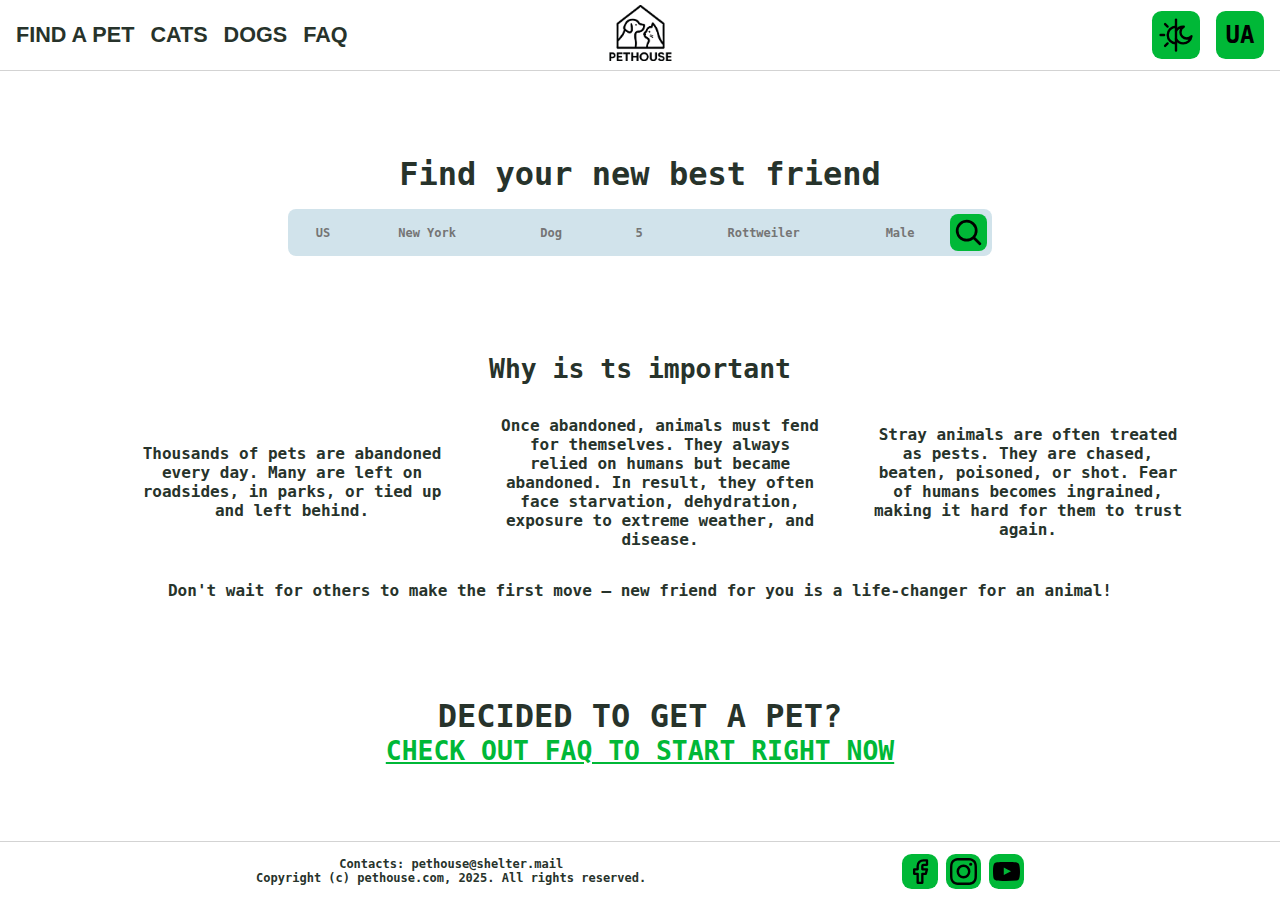
<file: html/index.html>
<!DOCTYPE html>
<html lang="en">
    <head>
        <meta charset="UTF-8">
        <meta name="viewport" content="width=device-width,height=device-height,initial-scale=1.0">
        <link rel="stylesheet" href="../css/styles.css">
        <link rel="icon" type="image/png" href="../assets/favicon.png">
        <title>Pethouse — Main</title>
        <meta name="desription" content="All-In-One pet Portal. It contains information about Animal Shelters all accross the world. Search for cats, dogs and other available pets in your locals.">
        <meta name="keywords" content="Pets, Animals, Adoption, Shelter, Donation, Volunteer, Charity, Organization, Rescue">
        <meta property="og:title" content="Pethouse — pet adoption center">
        <meta name="twitter:title" content="Pethouse — pet adoption center">
    </head>
    <body>
        <div id="wrapper">
            <header id="header">
                <div id="nav">
                    <a class="navb" href="find.html">FIND A PET</a>
                    <a class="navb" href="find.html?pet=cat">CATS</a>
                    <a class="navb" href="find.html?pet=dog">DOGS</a>
                    <a class="navb" href="faq.html">FAQ</a>
                </div>
                <a class="logo" href="index.html">
                    <img src="../assets/logo.png" alt="logo" loading="lazy">
                </a>
                <div id="preferences">
                    <button class="imgb" id="toggle-themeb" onclick="toggle_theme()">
                        <img src="../assets/toggle-theme.svg" alt="toggle theme" loading="lazy">
                    </button>
                    <button class="imgb" id="toggle-languageb" onclick="toggle_language()">UA</button>
                </div>
            </header>
            <div id="main">
                <div id="search">
                    <div class="text title">Find your new best friend</div>
                    <div class="searchbar">
                        <div class="tt-wrapper">
                            <input class="entry" id="cc" type="text" placeholder="US">
                            <div class="tt">Country Code</div>
                        </div>
                        <div class="tt-wrapper">
                            <input class="entry" id="city" type="text" placeholder="New York">
                            <div class="tt">Your City</div>
                        </div>
                        <div class="tt-wrapper">
                            <input class="entry" id="pet" type="text" placeholder="Dog">
                            <div class="tt">Specie</div>
                        </div>
                        <div class="tt-wrapper">
                            <input class="entry" id="age" type="number" placeholder="5">
                            <div class="tt">Pet Age</div>
                        </div>
                        <div class="tt-wrapper">
                            <input class="entry" id="breed" type="text" placeholder="Rottweiler">
                            <div class="tt">Pet Breed</div>
                        </div>
                        <div class="tt-wrapper">
                            <input class="entry" id="sex" type="text" placeholder="Male">
                            <div class="tt">Pet Sex</div>
                        </div>
                        <button class="imgb" id="searchb" onclick="search_redirect()">
                            <img src="../assets/search.svg" alt="search" loading="lazy">
                        </button>
                    </div>
                </div>
                <div id="stats">
                    <div class="text subtitle">Why is ts important</div>
                    <ul class="list">
                        <li class="text common">Thousands of pets are abandoned every day. Many are left on roadsides, in parks, or tied up and left behind.</li>
                        <li class="text common">Once abandoned, animals must fend for themselves. They always relied on humans but became abandoned. In result, they often face starvation, dehydration, exposure to extreme weather, and disease.</li>
                        <li class="text common">Stray animals are often treated as pests. They are chased, beaten, poisoned, or shot. Fear of humans becomes ingrained, making it hard for them to trust again.</li>
                    </ul>
                    <div class="text common">Don't wait for others to make the first move — new friend for you is a life-changer for an animal!</div>
                </div>
                <div id="faq">
                    <div class="text title">DECIDED TO GET A PET?</div>
                    <a class="text important" href="faq.html">CHECK OUT FAQ TO START RIGHT NOW</a>
                </div>
            </div>
            <footer id="footer">
                <div id="policy">
                    <div class="text caption">Contacts: pethouse@shelter.mail</div>
                    <div class="text caption">Copyright (c) pethouse.com, 2025. All rights reserved.</div>
                </div>
                <div id="social-media">
                    <a class="imgb socialb" href="facebook.com/">
                        <img src="../assets/facebook.svg" alt="facebook" loading="lazy">
                    </a>
                    <a class="imgb socialb" href="instagram.com/">
                        <img src="../assets/instagram.svg" alt="instagram" loading="lazy">
                    </a>
                    <a class="imgb socialb" href="youtube.com/">
                        <img src="../assets/youtube.svg" alt="youtube" loading="lazy">
                    </a>
                </div>
            </footer>
        </div>

        <script src="../js/main.js"></script>
    </body>
</html>
</file>
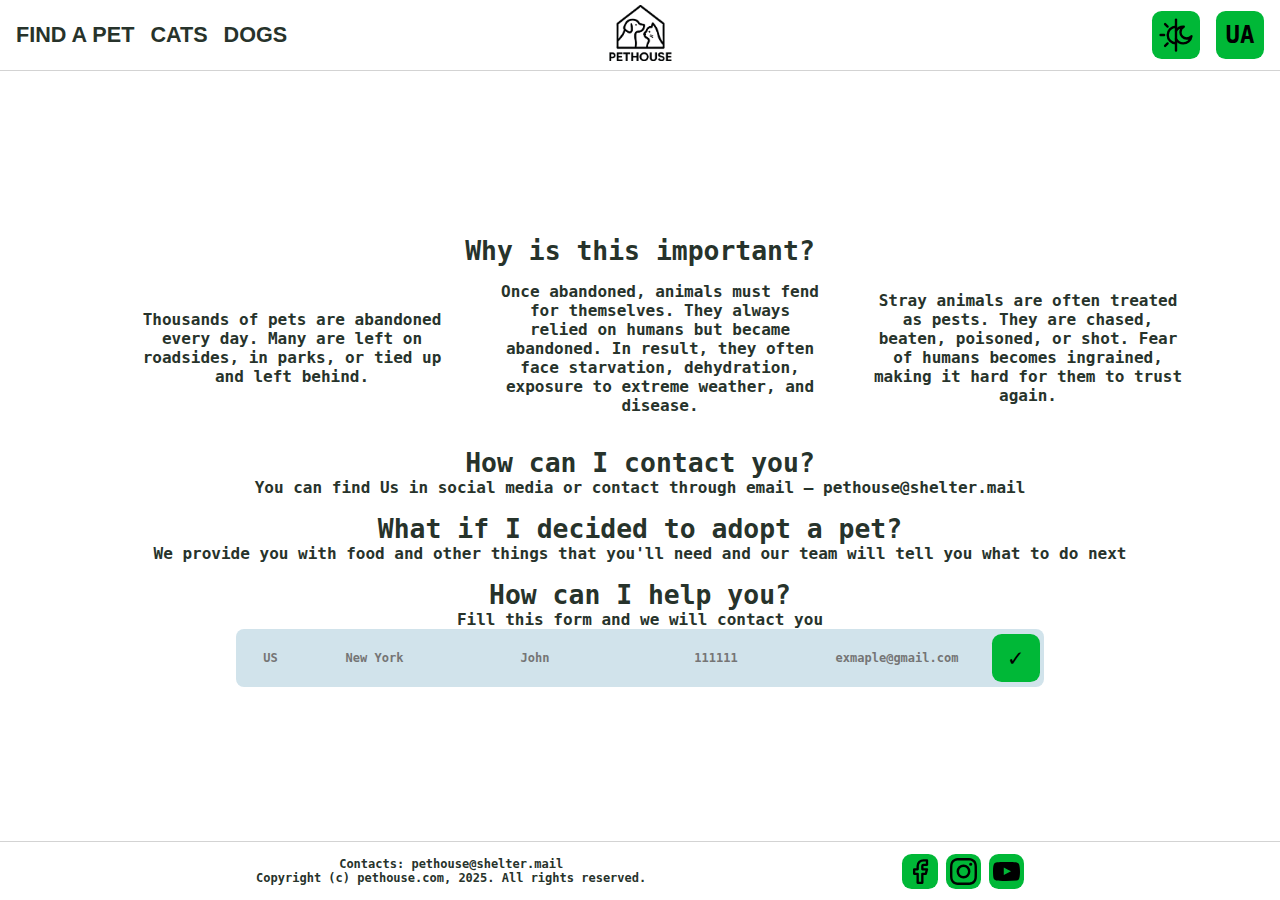
<file: html/faq.html>
<!DOCTYPE html>
<html lang="en">
    <head>
        <meta charset="UTF-8">
        <meta name="viewport" content="width=device-width,height=device-height,initial-scale=1.0">
        <link rel="stylesheet" href="../css/styles.css">
        <link rel="icon" type="image/png" href="../assets/favicon.png">
        <title>Pethouse — FAQ</title>
        <meta name="desription" content="All-In-One pet Portal. It contains information about Animal Shelters all accross the world. Search for cats, dogs and other available pets in your locals.">
        <meta name="keywords" content="Pets, Animals, Adoption, Shelter, Donation, Volunteer, Charity, Organization, Rescue">
        <meta property="og:title" content="Pethouse — FAQ">
        <meta name="twitter:title" content="Pethouse — FAQ">
    </head>
    <body>
        <div id="wrapper">
            <header id="header">
                <div id="nav">
                    <a class="navb" href="find.html">FIND A PET</a>
                    <a class="navb" href="find.html?pet=cat">CATS</a>
                    <a class="navb" href="find.html?pet=dog">DOGS</a>
                </div>
                <a class="logo" href="index.html">
                    <img src="../assets/logo.png" alt="logo" loading="lazy">
                </a>
                <div id="preferences">
                    <button class="imgb" id="toggle-themeb" onclick="toggle_theme()">
                        <img src="../assets/toggle-theme.svg" alt="toggle theme" loading="lazy">
                    </button>
                    <button class="imgb" id="toggle-languageb" onclick="toggle_language()">UA</button>
                </div>
            </header>
            <div id="main">
                <div id="stats">
                    <div>
                        <div class="text subtitle">Why is this important?</div>
                        <ul class="list">
                            <li class="text common">Thousands of pets are abandoned every day. Many are left on roadsides, in parks, or tied up and left behind.</li>
                            <li class="text common">Once abandoned, animals must fend for themselves. They always relied on humans but became abandoned. In result, they often face starvation, dehydration, exposure to extreme weather, and disease.</li>
                            <li class="text common">Stray animals are often treated as pests. They are chased, beaten, poisoned, or shot. Fear of humans becomes ingrained, making it hard for them to trust again.</li>
                        </ul>
                    </div>
                    <div>
                        <div class="text subtitle">How can I contact you?</div>
                        <div class="text common">You can find Us in social media or contact through email — pethouse@shelter.mail</div>
                    </div>
                    <div>
                        <div class="text subtitle">What if I decided to adopt a pet?</div>
                        <div class="text common">We provide you with food and other things that you'll need and our team will tell you what to do next</div>
                    </div>
                    <div>
                        <div class="text subtitle">How can I help you?</div>
                        <div class="text common">Fill this form and we will contact you</div>
                        <form class="searchbar">
                            <div class="tt-wrapper">
                                <input class="entry" id="cc" type="text" placeholder="US">
                                <div class="tt">Country Code</div>
                            </div>
                            <div class="tt-wrapper">
                                <input class="entry" id="city" type="text" placeholder="New York">
                                <div class="tt">Your City</div>
                            </div>
                            <div class="tt-wrapper">
                                <input class="entry" id="name" type="text" placeholder="John">
                                <div class="tt">Your Name</div>
                            </div>
                            <div class="tt-wrapper">
                                <input class="entry" id="number" type="number" placeholder="111111">
                                <div class="tt">Your Phone Number</div>
                            </div>
                            <div class="tt-wrapper">
                                <input class="entry" id="email" type="text" placeholder="exmaple@gmail.com">
                                <div class="tt">Your Email</div>
                            </div>
                            <input class="imgb" type="submit" value="✓">
                        </form>
                    </div>
                </div>
            </div>
            <footer id="footer">
                <div id="policy">
                    <div class="text caption">Contacts: pethouse@shelter.mail</div>
                    <div class="text caption">Copyright (c) pethouse.com, 2025. All rights reserved.</div>
                </div>
                <div id="social-media">
                    <a class="imgb socialb" href="facebook.com/">
                        <img src="../assets/facebook.svg" alt="facebook" loading="lazy">
                    </a>
                    <a class="imgb socialb" href="instagram.com/">
                        <img src="../assets/instagram.svg" alt="instagram" loading="lazy">
                    </a>
                    <a class="imgb socialb" href="youtube.com/">
                        <img src="../assets/youtube.svg" alt="youtube" loading="lazy">
                    </a>
                </div>
            </footer>
        </div>

        <script src="../js/main.js"></script>
    </body>
</html>
</file>
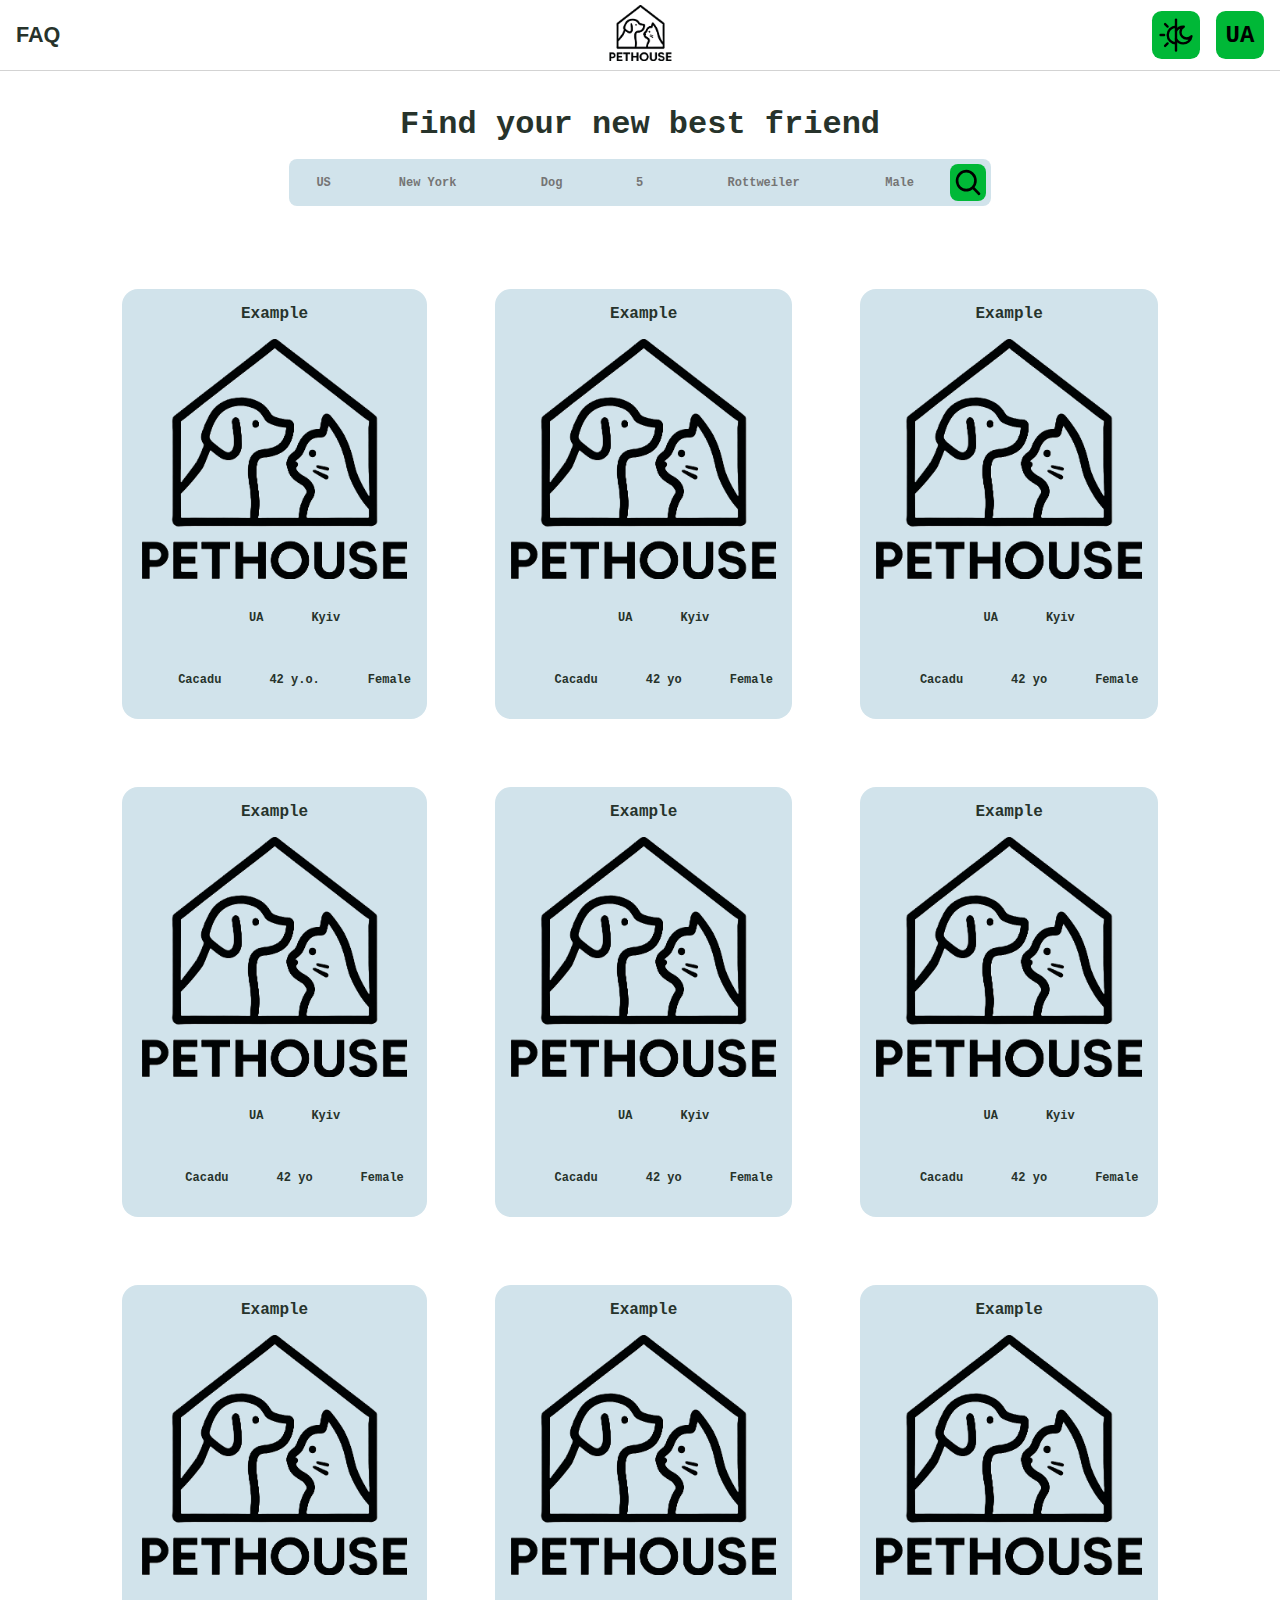
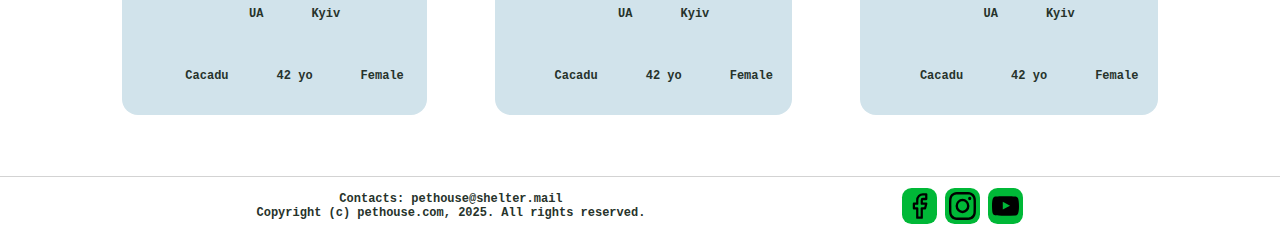
<file: html/find.html>
<!DOCTYPE html>
<html lang="en">
    <head>
        <meta charset="UTF-8">
        <meta name="viewport" content="width=device-width,height=device-height,initial-scale=1.0">
        <link rel="stylesheet" href="../css/styles.css">
        <link rel="icon" type="image/png" href="../assets/favicon.png">
        <title>Pethouse — search for pets</title>
        <meta name="desription" content="All-In-One pet Portal. It contains information about Animal Shelters all accross the world. Search for cats, dogs and other available pets in your locals.">
        <meta name="keywords" content="Pets, Animals, Adoption, Shelter, Donation, Volunteer, Charity, Organization, Rescue">
        <meta property="og:title" content="Pethouse — search for pets">
        <meta name="twitter:title" content="Pethouse — search for pets">
    </head>
    <body>
        <div id="wrapper">
            <header id="header">
                <div id="nav">
                    <a class="navb" href="faq.html">FAQ</a>
                </div>
                <a class="logo" href="index.html">
                    <img src="../assets/logo.png" alt="logo" loading="lazy">
                </a>
                <div id="preferences">
                    <button class="imgb" id="toggle-themeb" onclick="toggle_theme()">
                        <img src="../assets/toggle-theme.svg" alt="toggle theme" loading="lazy">
                    </button>
                    <button class="imgb" id="toggle-languageb" onclick="toggle_language()">UA</button>
                </div>
            </header>
            <div id="main">
                <div id="search">
                    <div class="text title">Find your new best friend</div>
                    <div class="searchbar">
                        <div class="tt-wrapper">
                            <input class="entry" id="cc" type="text" placeholder="US">
                            <div class="tt">Country Code</div>
                        </div>
                        <div class="tt-wrapper">
                            <input class="entry" id="city" type="text" placeholder="New York">
                            <div class="tt">Your City</div>
                        </div>
                        <div class="tt-wrapper">
                            <input class="entry" id="pet" type="text" placeholder="Dog">
                            <div class="tt">Specie</div>
                        </div>
                        <div class="tt-wrapper">
                            <input class="entry" id="age" type="number" placeholder="5">
                            <div class="tt">Pet Age</div>
                        </div>
                        <div class="tt-wrapper">
                            <input class="entry" id="breed" type="text" placeholder="Rottweiler">
                            <div class="tt">Pet Breed</div>
                        </div>
                        <div class="tt-wrapper">
                            <input class="entry" id="sex" type="text" placeholder="Male">
                            <div class="tt">Pet Sex</div>
                        </div>
                        <button class="imgb" id="searchb" onclick="search()">
                            <img src="../assets/search.svg" alt="search" loading="lazy">
                        </button>
                    </div>
                </div>
                <div id="search-result">
                    <table class="pet-table">
                        <tr>
                            <td>
                                <div class="pet-card">
                                    <div class="text common">Example</div>
                                    <img class="pet-image" src="../assets/logo.png" loading="lazy">
                                    <ul class="list">
                                        <li class="text caption">UA</li>
                                        <li class="text caption">Kyiv</li>
                                    </ul>
                                    <ul class="list">
                                        <li class="text caption">Cacadu</li>
                                        <li class="text caption">42 y.o.</li>
                                        <li class="text caption">Female</li>
                                    </ul>
                                </div>
                            </td>
                            <td>
                                <div class="pet-card">
                                    <div class="text common">Example</div>
                                    <img class="pet-image" src="../assets/logo.png" loading="lazy">
                                    <ul class="list">
                                        <li class="text caption">UA</li>
                                        <li class="text caption">Kyiv</li>
                                    </ul>
                                    <ul class="list">
                                        <li class="text caption">Cacadu</li>
                                        <li class="text caption">42 yo</li>
                                        <li class="text caption">Female</li>
                                    </ul>
                                </div>
                            </td>
                            <td>
                                <div class="pet-card">
                                    <div class="text common">Example</div>
                                    <img class="pet-image" src="../assets/logo.png" loading="lazy">
                                    <ul class="list">
                                        <li class="text caption">UA</li>
                                        <li class="text caption">Kyiv</li>
                                    </ul>
                                    <ul class="list">
                                        <li class="text caption">Cacadu</li>
                                        <li class="text caption">42 yo</li>
                                        <li class="text caption">Female</li>
                                    </ul>
                                </div>
                            </td>
                        </tr>
                        <tr>
                            <td>
                                <div class="pet-card">
                                    <div class="text common">Example</div>
                                    <img class="pet-image" src="../assets/logo.png" loading="lazy">
                                    <ul class="list">
                                        <li class="text caption">UA</li>
                                        <li class="text caption">Kyiv</li>
                                    </ul>
                                    <ul class="list">
                                        <li class="text caption">Cacadu</li>
                                        <li class="text caption">42 yo</li>
                                        <li class="text caption">Female</li>
                                    </ul>
                                </div>
                            </td>
                            <td>
                                <div class="pet-card">
                                    <div class="text common">Example</div>
                                    <img class="pet-image" src="../assets/logo.png" loading="lazy">
                                    <ul class="list">
                                        <li class="text caption">UA</li>
                                        <li class="text caption">Kyiv</li>
                                    </ul>
                                    <ul class="list">
                                        <li class="text caption">Cacadu</li>
                                        <li class="text caption">42 yo</li>
                                        <li class="text caption">Female</li>
                                    </ul>
                                </div>
                            </td>
                            <td>
                                <div class="pet-card">
                                    <div class="text common">Example</div>
                                    <img class="pet-image" src="../assets/logo.png" loading="lazy">
                                    <ul class="list">
                                        <li class="text caption">UA</li>
                                        <li class="text caption">Kyiv</li>
                                    </ul>
                                    <ul class="list">
                                        <li class="text caption">Cacadu</li>
                                        <li class="text caption">42 yo</li>
                                        <li class="text caption">Female</li>
                                    </ul>
                                </div>
                            </td>
                        </tr>
                        <tr>
                            <td>
                                <div class="pet-card">
                                    <div class="text common">Example</div>
                                    <img class="pet-image" src="../assets/logo.png" loading="lazy">
                                    <ul class="list">
                                        <li class="text caption">UA</li>
                                        <li class="text caption">Kyiv</li>
                                    </ul>
                                    <ul class="list">
                                        <li class="text caption">Cacadu</li>
                                        <li class="text caption">42 yo</li>
                                        <li class="text caption">Female</li>
                                    </ul>
                                </div>
                            </td>
                            <td>
                                <div class="pet-card">
                                    <div class="text common">Example</div>
                                    <img class="pet-image" src="../assets/logo.png" loading="lazy">
                                    <ul class="list">
                                        <li class="text caption">UA</li>
                                        <li class="text caption">Kyiv</li>
                                    </ul>
                                    <ul class="list">
                                        <li class="text caption">Cacadu</li>
                                        <li class="text caption">42 yo</li>
                                        <li class="text caption">Female</li>
                                    </ul>
                                </div>
                            </td>
                            <td>
                                <div class="pet-card">
                                    <div class="text common">Example</div>
                                    <img class="pet-image" src="../assets/logo.png" loading="lazy">
                                    <ul class="list">
                                        <li class="text caption">UA</li>
                                        <li class="text caption">Kyiv</li>
                                    </ul>
                                    <ul class="list">
                                        <li class="text caption">Cacadu</li>
                                        <li class="text caption">42 yo</li>
                                        <li class="text caption">Female</li>
                                    </ul>
                                </div>
                            </td>
                        </tr>
                    </table>
                </div>
            </div>
            <footer id="footer">
                <div id="policy">
                    <div class="text caption">Contacts: pethouse@shelter.mail</div>
                    <div class="text caption">Copyright (c) pethouse.com, 2025. All rights reserved.</div>
                </div>
                <div id="social-media">
                    <a class="imgb socialb" href="facebook.com/">
                        <img src="../assets/facebook.svg" alt="facebook" loading="lazy">
                    </a>
                    <a class="imgb socialb" href="instagram.com/">
                        <img src="../assets/instagram.svg" alt="instagram" loading="lazy">
                    </a>
                    <a class="imgb socialb" href="youtube.com/">
                        <img src="../assets/youtube.svg" alt="youtube" loading="lazy">
                    </a>
                </div>
            </footer>
        </div>

        <script src="../js/main.js"></script>
    </body>
</html>
</file>
<file: css/styles.css>
/* ===== VARIABLES ===== */

:root {
    --font-family-primary: monospace;
    --font-size-primary: 16px;
    --color-primary: #00b837;
    --color-primary-hover: #00d33f;
    --color-secondary: #27332b;
    --color-bg-primary: #ffffff;
    --color-logo-bg: #ffffff;
    --color-bg-secondary: #d1e3eb;
}

:root[data-theme="dark"] {
    --font-family-primary: monospace;
    --font-size-primary: 16px;
    --color-primary: #00b837;
    --color-primary-hover: #00d33f;
    --color-secondary: #cecece;
    --color-bg-primary: #000000;
    --color-logo-bg: #ffffff;
    --color-bg-secondary: #d1e3eb;
}

/* ===== VARIABLES ===== */



/* ===== ROOTS ===== */

html, body, #wrapper {
    margin: 0px;
    padding: 0px;
    height: 100%;
    background-color: var(--color-bg-primary);
}
html {
    font-size: var(--font-size-primary);
}
#wrapper {
    display: flex;
    flex-direction: column;
}
#header, #footer { flex-shrink: 0; }
#main { flex: 1; }

/* ===== ROOTS ===== */



/* ===== SHARED ===== */

.imgb {
    display: flex;
    justify-content: center;
    align-items: center;

    height: 3rem;
    width: 3rem;

    padding: 0.1rem;

    font-family: monospace;
    font-size: 1.5rem;
    font-weight: bold;

    border: none;
    border-radius: 0.6rem;

    background-color: var(--color-primary);

    transition: background-color 0.3s ease;
}
.imgb:hover {
    background-color: var(--color-primary-hover);

    cursor: pointer;
}
.imgb img {
    height: 85%;
    width: 85%;

    user-select: none;
}

.text, .entry, .tt {
    font-family: monospace;
    font-weight: bold;
    text-align: center;
}
.text, .navb {
    color: var(--color-secondary);
}
.text {
    cursor: default;
}

.title     { font-size: 2rem; }
.subtitle  { font-size: 1.65rem; }
.common    { font-size: 1rem; }
.caption, ::placeholder { font-size: 0.75rem; }

.important {
    font-size: 1.65rem;
    color: var(--color-primary);
    transition: color 0.3s ease;
}
.important:hover { color: var(--color-primary-hover); }

.tt-wrapper {
    position: relative;
    display: inline-block;
}
.tt {
    position: absolute;
    z-index: 1000;

    bottom: 125%;
    left: 50%;

    padding: 6px 10px;

    opacity: 0;
    background-color: #333;
    border-radius: 4px;

    color: #fff;
    font-size: 0.75rem;
    white-space: nowrap;
    
    pointer-events: none;

    transition: opacity 0.3s ease;
    transform: translateX(-50%);
}
.tt::after {
    content: '';
    position: absolute;

    top: 100%;
    left: 50%;

    margin-left: -5px;
    border-width: 5px;

    border-style: solid;
    border-color: #333 transparent transparent transparent;
}
.tt-wrapper:hover .tt {
    opacity: 0.85;
}

::placeholder { text-align: center; }

/* ===== SHARED ===== */



/* ===== HEADER ===== */

#header {
    position: fixed;
    display: flex;
    justify-content: space-between;
    align-items: center;
    z-index: 1000;

    width: 100%;

    padding-top: 0.7rem;
    padding-bottom: 0.7rem;

    border-bottom-style: solid;
    border-bottom-width: 1px;
    border-color: #d3d3d3;

    background-color: var(--color-bg-primary);
}

#nav {
    display: flex;
    flex-wrap: wrap;
    justify-content: space-evenly;
    align-items: center;
    gap: 1rem;

    margin-left: 1rem;

    cursor: default; /* TEMPORARY SOLUTION TO THE PROBLEM BELOW */
}

.navb { /* #TOFIX: whitespace after each link */
    font-family: sans-serif;
    font-size: 1.35rem;
    font-weight: bold;
    text-decoration: none;

    transition: color 0.3s ease;
}
.navb:hover {
    color:var(--color-primary)
}

.logo {
    position: absolute;
    left: 50%;
    transform: translateX(-50%);
    background-color: var(--color-logo-bg);
    border-radius: 0.5rem;
    padding: 0.1rem;
}
.logo img{
    height: 3.5rem;
    user-select: none;
}

#preferences {
    display: flex;
    flex-wrap: wrap;
    justify-content: center;
    align-items: center;
    gap: 1rem;

    margin-right: 1rem;
}

#toggle-themeb img {
    transition: transform 0.8s cubic-bezier(0.7, 0, 0.3, 1);
}
#toggle-themeb:hover {
    img {
        transform: rotateY(540deg) rotateX(180deg);
    }
}

/* ===== HEADER ===== */



#main {
    display: flex;
    flex-direction: column;
    align-items: center;
    justify-content: space-evenly;
    gap: 3rem;

    padding-top: 5rem;

    margin: 1.65rem;
}



/* ===== SEARCH ===== */

#search {
    display: flex;
    flex-direction: column;
    align-items: center;
    gap: 1rem;
}

.searchbar {
    display: flex;
    justify-content: center;
    flex-wrap: wrap;
    align-items: center;
    gap: 0.5rem;

    padding: 0.3rem;

    border-radius: 0.5rem;

    cursor: text;

    background-color: var(--color-bg-secondary);
}

input::-webkit-outer-spin-button, input::-webkit-inner-spin-button {
    -webkit-appearance: none;
    margin: 0;
}
input[type=number] {
    -moz-appearance: textfield;
}

.entry { /* #TOFIX: tooltip affect entry */
    height: 2rem;

    background-color: transparent;
    border: none;
    border-radius: 0.5rem;

    outline-width: 1px;
    outline-color: #757580;

    transition: background-color 0.35s ease;
}
.entry:hover {
    background-color: #ffffff77;
}

.entry#cc {
    width: 3.5rem;
}
.entry#city {
    width: 8rem;
}
.entry#pet {
    width: 6rem;
}
.entry#age {
    width: 3.5rem;
}
.entry#sex {
    width: 5rem;
}

#searchb {
    width: 2.3rem;
    height: 2.3rem;
    border-radius: 0.5rem;
}

/* ===== SEARCH ===== */



/* ===== STATS ===== */

#stats {
    display: flex;
    flex-direction: column;
    justify-content: center;
    align-items: center;
    gap: 1rem;
}

.list {
    display: flex;
    flex-direction: row;
    align-items: center;
    gap: 3rem;
}
.list li {
    max-width: 20rem;

    list-style-type: none;
}

/* ===== STATS ===== */



/* ===== FAQ ===== */

#faq {
    display: flex;
    flex-direction: column;
    justify-content: center;
    align-items: center;
}

#faq .important:hover {
    cursor: pointer;
}

/* ===== FAQ ===== */



/* ===== SEARCH-RESULT ===== */

.pet-card {
    display: flex;
    flex-direction: column;
    justify-content: center;
    align-items: center;
    gap: 1rem;

    background-color: var(--color-bg-secondary);
    border-radius: 1rem;
    padding: 1rem;
    margin: 2rem;
}

.pet-image {
    height: 15rem;
}

/* ===== SEARCH-RESULT ===== */



/* ===== FOOTER ===== */

#footer {
    display: flex;
    justify-content: space-evenly;
    align-items: center;
    text-align: center;

    bottom: 0;

    width: 100%;

    padding-top: 0.7rem;
    padding-bottom: 0.7rem;

    border-top-style: solid;
    border-top-width: 1px;
    border-color: #d3d3d3;
}

#social-media {
    display: flex;
    flex-direction: row;
    justify-content: center;
    align-items: center;
    gap: 0.5rem;
}

.socialb {
    width: 2rem;
    height: 2rem;
}

/* ===== FOOTER ===== */
</file>
